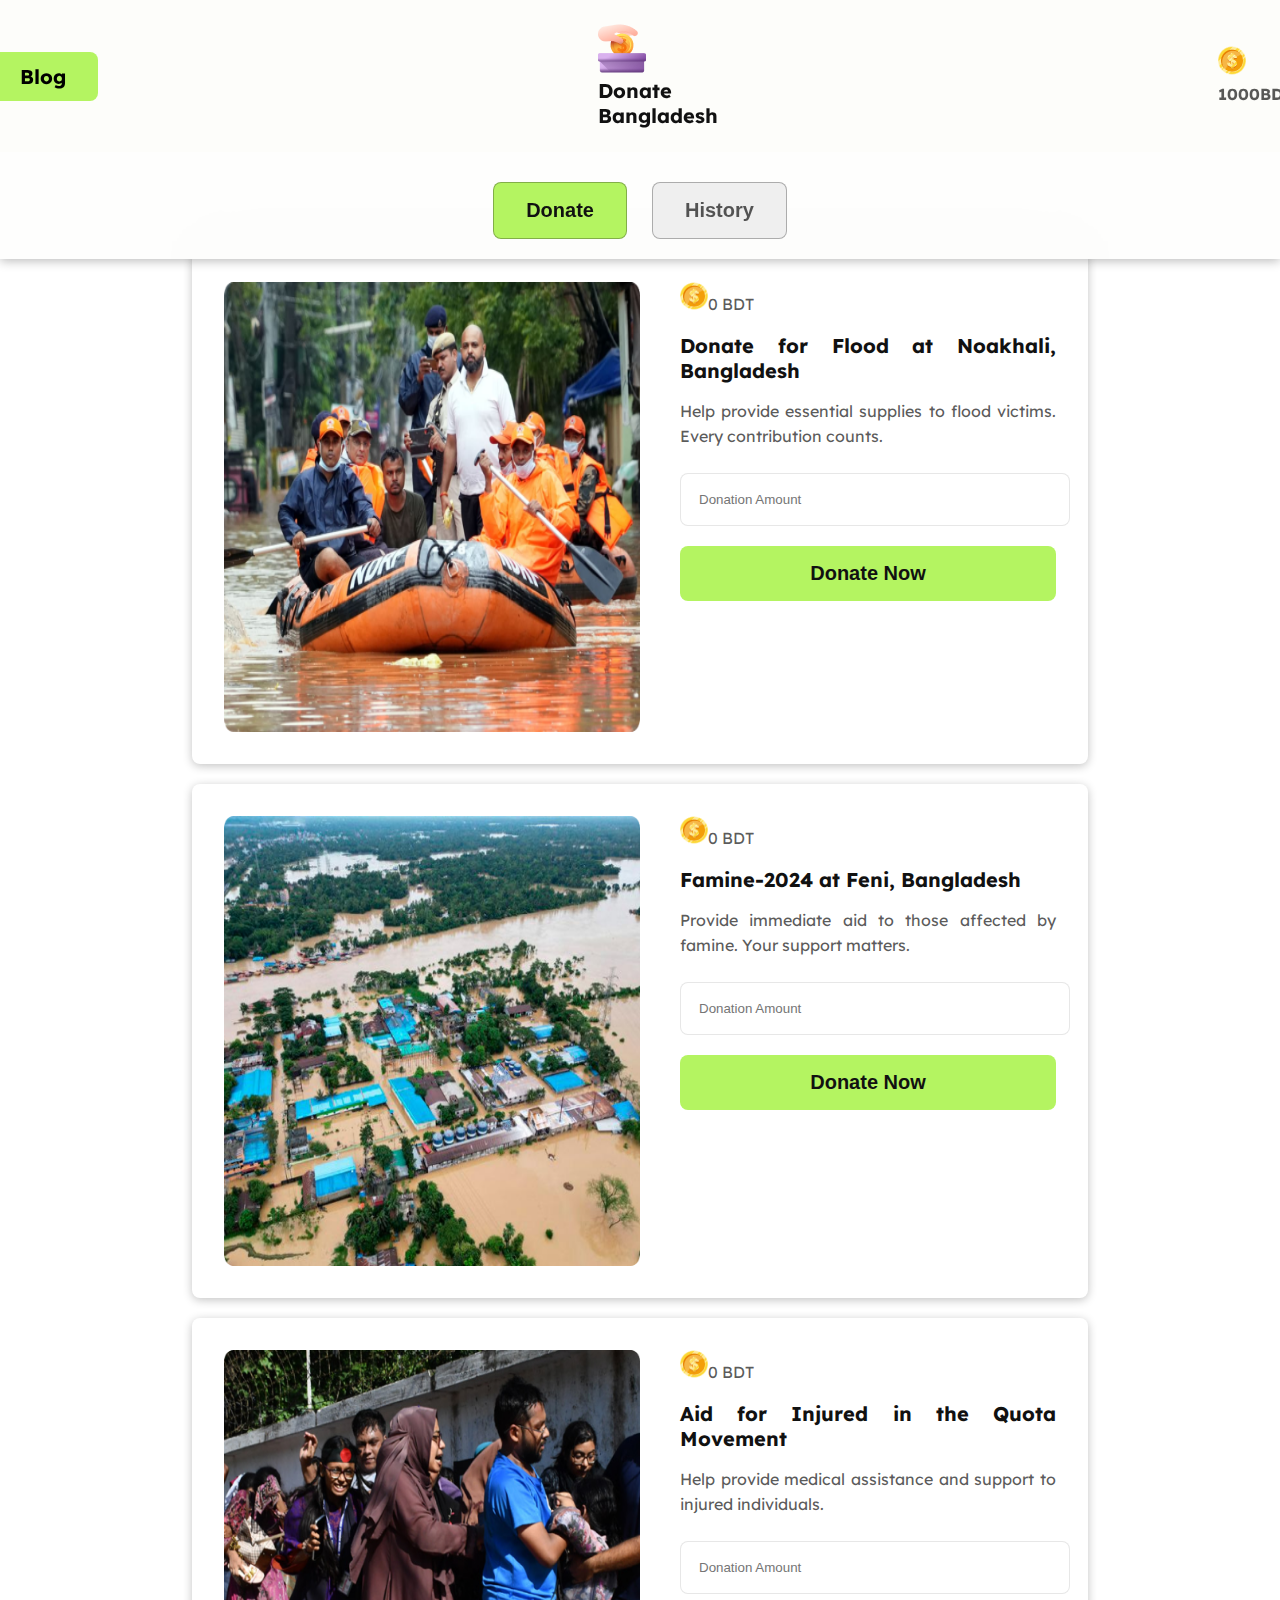
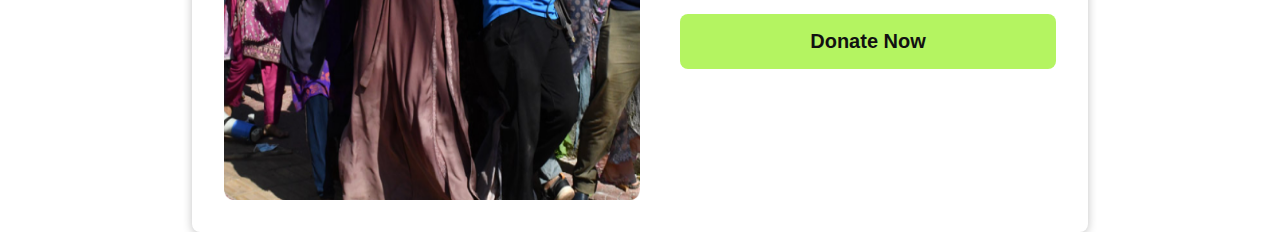
<file: index.html>
<!DOCTYPE html>
<html lang="en">

<head>
    <meta charset="UTF-8">
    <meta name="viewport" content="width=device-width, initial-scale=1.0">
    <title>Donate</title>
    <link rel="stylesheet" href="style.css">
</head>

<body class="lex-font">

    <header>
        <nav>
            <a href="2ndindex.html">Blog</a>
            <h6><img src="assets/logo.png" alt="">Donate Bangladesh</h6>
            <p class="balance"><img src="assets/coin.png" alt=""><span>1000</span>BDT</p>
        </nav>
        <section class="page">
            <button id="donateButton" onclick="toggleSection('donate')">Donate</button>
            <button id="historyButton" onclick="toggleSection('history')">History</button>
        </section>
    </header>

    <main>
        <section class="donate">
            <div class="donate-card">
                <img src="assets/noakhali.png" alt="Flood">
                <div class="content">
                    <p class="bal"><img src="assets/coin.png" alt=""><span id="card-balance-1">0 </span>BDT</p>
                    <h3>Donate for Flood at Noakhali, Bangladesh</h3>
                    <p>Help provide essential supplies to flood victims. Every contribution counts.</p>
                    <form onsubmit="validateDonation(event, 1)">
                        <input type="number" id="donate-input-1" placeholder="Donation Amount">
                        <button type="submit">Donate Now</button>
                    </form>
                </div>
            </div>

            <div class="donate-card">
                <img src="assets/feni.png" alt="Famine">
                <div class="content">
                    <p class="bal"><img src="assets/coin.png" alt=""><span id="card-balance-2">0 </span>BDT</p>
                    <h3>Famine-2024 at Feni, Bangladesh</h3>
                    <p>Provide immediate aid to those affected by famine. Your support matters.</p>
                    <form onsubmit="validateDonation(event, 2)">
                        <input type="number" id="donate-input-2" placeholder="Donation Amount">
                        <button type="submit">Donate Now</button>
                    </form>
                </div>
            </div>

            <div class="donate-card">
                <img src="assets/quota-protest.png" alt="Protest">
                <div class="content">
                    <p class="bal"><img src="assets/coin.png" alt=""><span id="card-balance-3">0 </span>BDT</p>
                    <h3>Aid for Injured in the Quota Movement</h3>
                    <p>Help provide medical assistance and support to injured individuals.</p>
                    <form onsubmit="validateDonation(event, 3)">
                        <input type="number" id="donate-input-3" placeholder="Donation Amount">
                        <button type="submit">Donate Now</button>
                    </form>
                </div>
            </div>
        </section>

        <section class="history" style="display: none;">
            <div class="history-card">
                <p>Your donation history will appear here.</p>
            </div>
        </section>

        <div id="donationModal" class="modal">
            <div class="modal-content">
                <h2>Congrats!</h2>
                <img src="assets/coin.png" alt="Coin">
                <p>You Have Donated Successfully</p>
                <button onclick="closeModal()">Close</button>
            </div>
        </div>
    </main>

    <script src="utilities.js"></script>
</body>
</html>
</file>
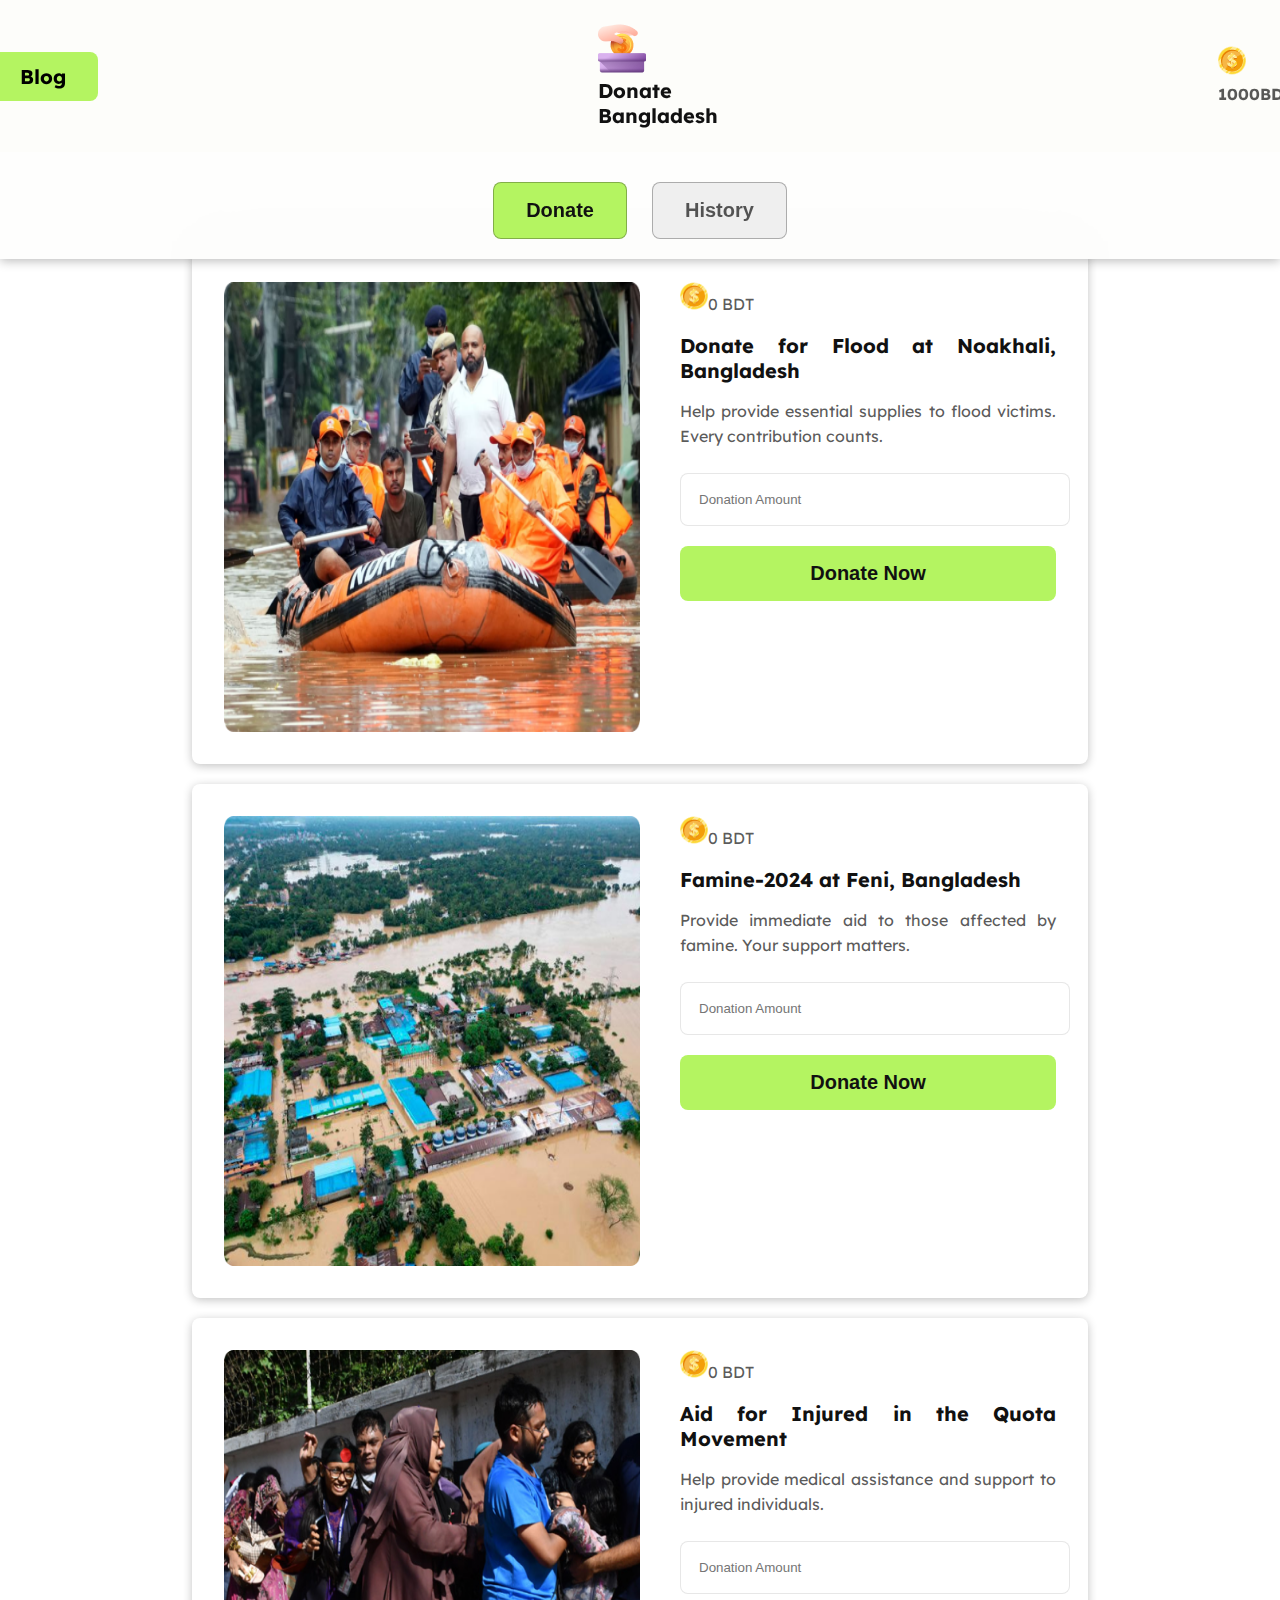
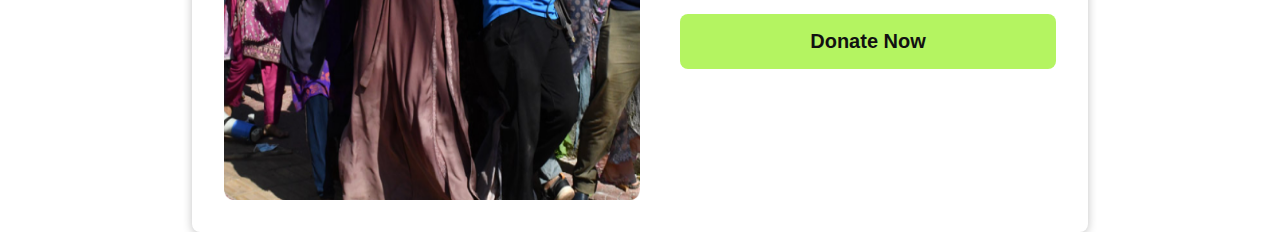
<file: blog.html>
<!DOCTYPE html>
<html lang="en">

<head>
    <meta charset="UTF-8">
    <meta name="viewport" content="width=device-width, initial-scale=1.0">
    <title>Donate</title>
    <link rel="stylesheet" href="style.css">
</head>

<body class="lex-font">

    <header>
        <nav>
            <a href="2ndindex.html">Blog</a>
            <h6><img src="assets/logo.png" alt="">Donate Bangladesh</h6>
            <p class="balance"><img src="assets/coin.png" alt=""><span>1000</span>BDT</p>
        </nav>
        <section class="page">
            <button id="donateButton" onclick="toggleSection('donate')">Donate</button>
            <button id="historyButton" onclick="toggleSection('history')">History</button>
        </section>
    </header>

    <main>
        <section class="donate">
            <div class="donate-card">
                <img src="assets/noakhali.png" alt="Flood">
                <div class="content">
                    <p class="bal"><img src="assets/coin.png" alt=""><span id="card-balance-1">0 </span>BDT</p>
                    <h3>Donate for Flood at Noakhali, Bangladesh</h3>
                    <p>Help provide essential supplies to flood victims. Every contribution counts.</p>
                    <form onsubmit="validateDonation(event, 1)">
                        <input type="number" id="donate-input-1" placeholder="Donation Amount">
                        <button type="submit">Donate Now</button>
                    </form>
                </div>
            </div>

            <div class="donate-card">
                <img src="assets/feni.png" alt="Famine">
                <div class="content">
                    <p class="bal"><img src="assets/coin.png" alt=""><span id="card-balance-2">0 </span>BDT</p>
                    <h3>Famine-2024 at Feni, Bangladesh</h3>
                    <p>Provide immediate aid to those affected by famine. Your support matters.</p>
                    <form onsubmit="validateDonation(event, 2)">
                        <input type="number" id="donate-input-2" placeholder="Donation Amount">
                        <button type="submit">Donate Now</button>
                    </form>
                </div>
            </div>

            <div class="donate-card">
                <img src="assets/quota-protest.png" alt="Protest">
                <div class="content">
                    <p class="bal"><img src="assets/coin.png" alt=""><span id="card-balance-3">0 </span>BDT</p>
                    <h3>Aid for Injured in the Quota Movement</h3>
                    <p>Help provide medical assistance and support to injured individuals.</p>
                    <form onsubmit="validateDonation(event, 3)">
                        <input type="number" id="donate-input-3" placeholder="Donation Amount">
                        <button type="submit">Donate Now</button>
                    </form>
                </div>
            </div>
        </section>

        <section class="history" style="display: none;">
            <div class="history-card">
                <p>Your donation history will appear here.</p>
            </div>
        </section>

        <div id="donationModal" class="modal">
            <div class="modal-content">
                <h2>Congrats!</h2>
                <img src="assets/coin.png" alt="Coin">
                <p>You Have Donated Successfully</p>
                <button onclick="closeModal()">Close</button>
            </div>
        </div>
    </main>

    <script src="utilities.js"></script>
</body>

</html>
</file>
<file: style.css>
@import url('https://fonts.googleapis.com/css2?family=Lexend:wght@100..900&display=swap');

.lex-font {
    font-family: "Lexend", sans-serif;
    font-size: 16px;
    font-weight: 400;
    line-height: 25px;
    color: #111;
}

* {
    margin: 0;
}

main {
    width: 70%;
    height: 550px;
    margin: 250px auto 0;
}

p {
    color: rgba(17, 17, 17, 0.7);
    font-size: 16px;
}

button {
    font-size: 20px;
    font-weight: 600;
    color: #111;
}

h3, header h6, header {
    color: #111;
    font-size: 20px;
    font-weight: 700;
}

header {
    width: 100%;
    display: flex;
    flex-direction: column;
    align-items: center;
    margin-bottom: 32px;
    background: rgba(249, 247, 243, 0.175);
    position: fixed;
    top: 0;
    z-index: 1000;
    backdrop-filter: blur(35px);
    box-shadow: 0 2px 10px rgba(0, 0, 0, 0.271);
}

nav {
    width: 100%;
    display: flex;
    justify-content: center;
    gap: 500px;
    padding: 24px 0;
    align-items: center;
    background: rgba(249, 247, 243, 0.271);
    backdrop-filter: blur(35px);
}

nav a {
    text-decoration: none;
    color: black;
    padding: 12px 32px;
    border-radius: 8px;
    background: #B4F461;
}

.page {
    display: flex;
    gap: 25px;
    padding-bottom: 20px;
    margin-top: 30px;
}

.page button {
    color: rgba(17, 17, 17, 0.7);
    padding: 16px 32px;
    border-radius: 8px;
    border: 1px solid rgba(17, 17, 17, 0.3);
}

.page button.active {
    background-color: #B4F461;
    color: #111;
}

.page button:hover {
    background-color: rgba(128, 128, 128, 0.283);
    cursor: pointer;
    transform: scale(1.05);
    transition: 0.3s;
}

.donate-card {
    display: flex;
    gap: 40px;
    padding: 32px;
    margin-bottom: 20px;
    border-radius: 8px;
    box-shadow: 0 2px 10px rgba(0, 0, 0, 0.238);
}

.donate-card img {
    width: 50%;
    height: 450px;
}

.content {
    display: flex;
    flex-direction: column;
    gap: 16px;
    width: 50%;
    text-align: justify;
}

.bal img, .modal-content img {
    width: 28px;
    height: 28px;
}

.content form input {
    width: 93.5%;
    padding: 18px;
    margin-top: 8px;
    border-radius: 8px;
    border: 1px solid rgba(17, 17, 17, 0.1);
    background: #FFF;
}

.content form button {
    width: 100%;
    margin-top: 20px;
    padding: 16px 32px;
    border: none;
    border-radius: 8px;
    background: #B4F461;
}

.history-card, .modal-content {
    width: 100%;
    padding: 20px;
    margin: 0 auto;
}

.modal {
    display: none;
    position: fixed;
    z-index: 1;
    left: 0;
    top: 0;
    width: 100%;
    height: 100%;
    background-color: rgba(0, 0, 0, 0.4);
}

.modal-content {
    display: flex;
    flex-direction: column;
    gap: 15px;
    align-items: center;
    background-color: white;
    margin: 15% auto;
    padding: 20px;
    border: 1px solid #888;
    width: 30%;
    border-radius: 10px;
}

.modal-content button {
    background-color: #e0e0e0;
    padding: 14px 24px;
    border: none;
    border-radius: 8px;
    font-size: 16px;
    cursor: pointer;
}

.modal-content button:hover {
    background-color: #B4F461;
}

@media (max-width: 576px) {
    main {
        width: 95%;
        margin-top: 210px;
    }

    header, .balance p {
        width: 92%;
        padding: 16px;
    }

    nav {
        padding: 0;
        margin-top: 20px;
        gap: 80px;
        background: none;
        justify-content: space-between;
    }

    nav a {
        padding: 10px 20px;
        font-size: 16px;
    }

    .page {
        margin-top: 20px;
        gap: 15px;
    }

    .donate-card {
        flex-direction: column;
        padding: 16px;
        gap: 20px;
    }

    .donate-card img, .content {
        width: 100%;
    }

    .content form input {
        width: 100%;
        padding: 14px;
    }

    .content form button {
        padding: 14px;
        font-size: 18px;
    }

    .modal-content {
        width: 80%;
        padding: 16px;
        font-size: 18px;
    }
}
</file>
